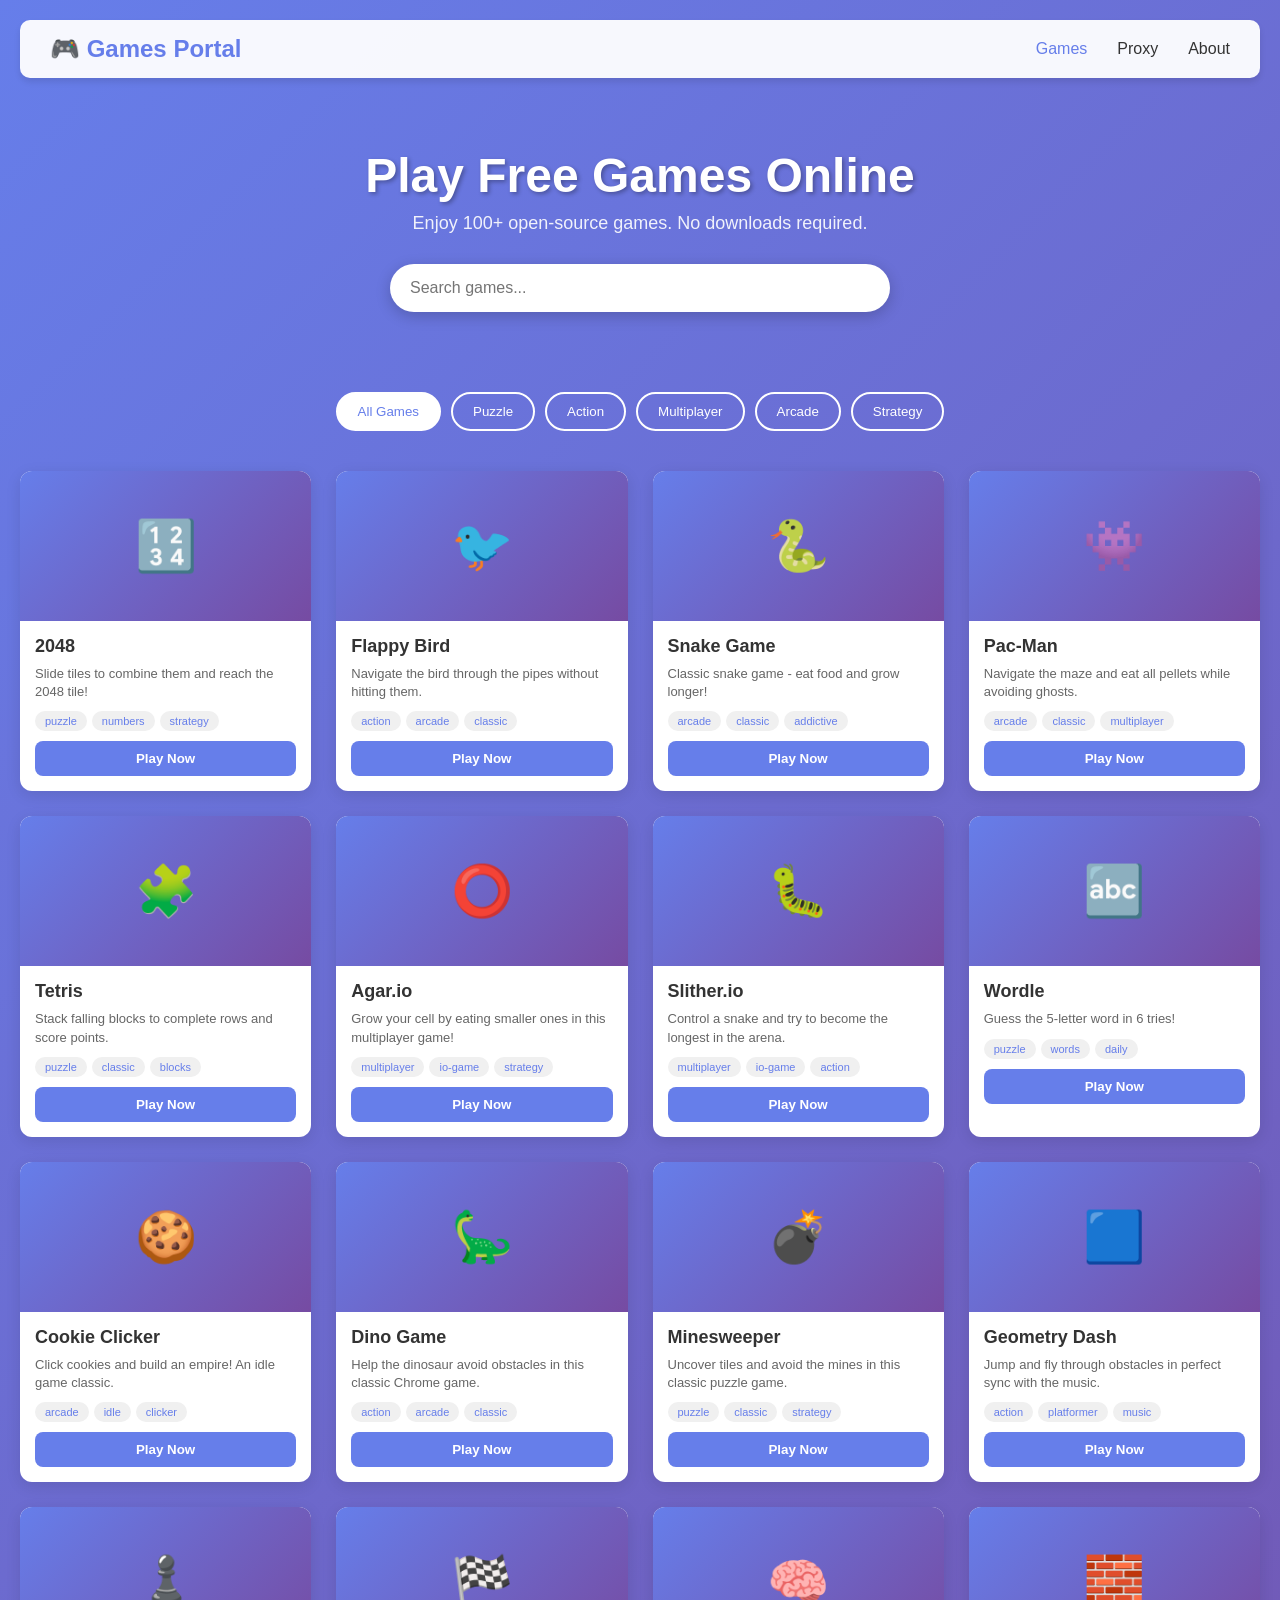
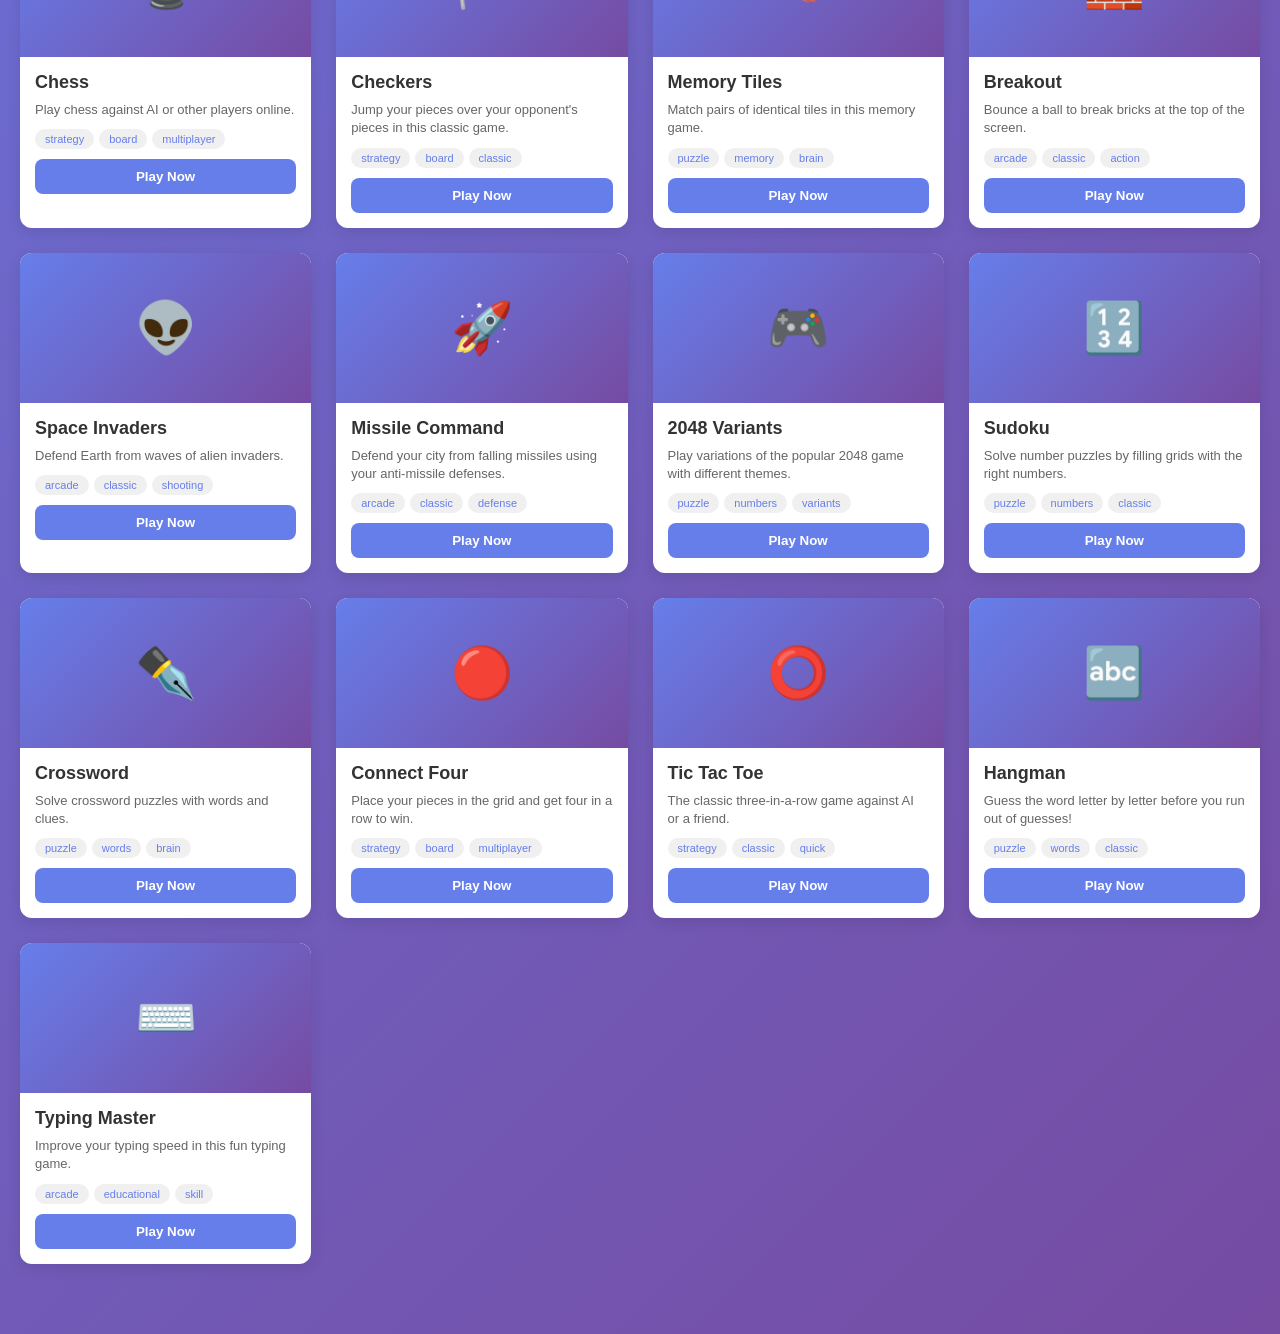
<file: index.html>
<!DOCTYPE html>
<html lang="en">
<head>
    <meta charset="UTF-8">
    <meta name="viewport" content="width=device-width, initial-scale=1.0">
    <title>Games Portal - Play Free Games Online</title>
    <link rel="stylesheet" href="styles.css">
</head>
<body>
    <div class="container">
        <!-- Navigation -->
        <nav class="navbar">
            <div class="nav-content">
                <div class="logo">🎮 Games Portal</div>
                <div class="nav-links">
                    <a href="index.html" class="active">Games</a>
                    <a href="proxy.html">Proxy</a>
                    <a href="#about">About</a>
                </div>
            </div>
        </nav>

        <!-- Hero Section -->
        <section class="hero">
            <h1>Play Free Games Online</h1>
            <p>Enjoy 100+ open-source games. No downloads required.</p>
            <input type="text" id="searchBox" class="search-box" placeholder="Search games...">
        </section>

        <!-- Filter Section -->
        <section class="filters">
            <button class="filter-btn active" data-filter="all">All Games</button>
            <button class="filter-btn" data-filter="puzzle">Puzzle</button>
            <button class="filter-btn" data-filter="action">Action</button>
            <button class="filter-btn" data-filter="multiplayer">Multiplayer</button>
            <button class="filter-btn" data-filter="arcade">Arcade</button>
            <button class="filter-btn" data-filter="strategy">Strategy</button>
        </section>

        <!-- Games Grid -->
        <section class="games-grid" id="gamesGrid">
            <!-- Games will be inserted here -->
        </section>

        <!-- Game Modal -->
        <div id="gameModal" class="modal">
            <div class="modal-content">
                <span class="close">&times;</span>
                <h2 id="modalTitle"></h2>
                <p id="modalDescription"></p>
                <iframe id="gameFrame" class="game-frame" frameborder="0" allow="autoplay"></iframe>
                <div class="modal-footer">
                    <p id="modalControls" style="font-size: 12px; color: #666;"></p>
                </div>
            </div>
        </div>
    </div>

    <script src="games.js"></script>
    <script src="app.js"></script>
</body>
</html>
</file>
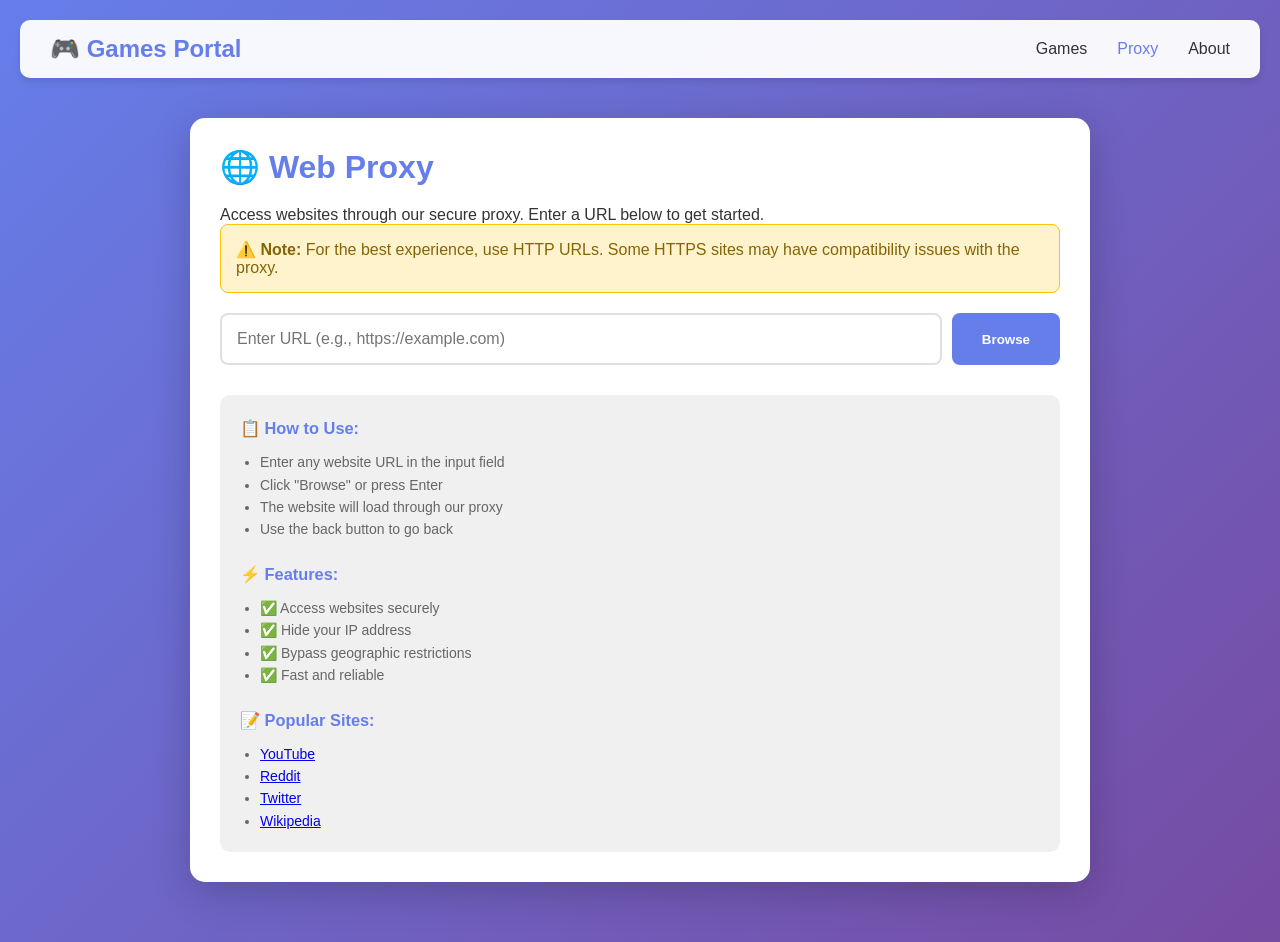
<file: proxy.html>
<!DOCTYPE html>
<html lang="en">
<head>
    <meta charset="UTF-8">
    <meta name="viewport" content="width=device-width, initial-scale=1.0">
    <title>Web Proxy - Games Portal</title>
    <link rel="stylesheet" href="styles.css">
    <style>
        .proxy-container {
            background: white;
            padding: 30px;
            border-radius: 15px;
            max-width: 900px;
            margin: 40px auto;
            box-shadow: 0 10px 40px rgba(0, 0, 0, 0.2);
        }

        .proxy-container h1 {
            color: #667eea;
            margin-bottom: 20px;
        }

        .proxy-input-group {
            display: flex;
            gap: 10px;
            margin-bottom: 30px;
        }

        .proxy-input-group input {
            flex: 1;
            padding: 15px;
            border: 2px solid #e0e0e0;
            border-radius: 8px;
            font-size: 16px;
            transition: border-color 0.3s;
        }

        .proxy-input-group input:focus {
            outline: none;
            border-color: #667eea;
        }

        .proxy-input-group button {
            padding: 15px 30px;
            background: #667eea;
            color: white;
            border: none;
            border-radius: 8px;
            font-weight: bold;
            cursor: pointer;
            transition: background 0.3s;
        }

        .proxy-input-group button:hover {
            background: #764ba2;
        }

        .proxy-frame {
            width: 100%;
            height: 600px;
            border: 2px solid #e0e0e0;
            border-radius: 10px;
            display: none;
        }

        .proxy-frame.active {
            display: block;
        }

        .proxy-info {
            background: #f0f0f0;
            padding: 20px;
            border-radius: 10px;
            margin-top: 20px;
            font-size: 14px;
            color: #666;
            line-height: 1.6;
        }

        .proxy-info h3 {
            color: #667eea;
            margin-bottom: 10px;
        }

        .no-ssl-warning {
            background: #fff3cd;
            border: 1px solid #ffc107;
            color: #856404;
            padding: 15px;
            border-radius: 8px;
            margin-bottom: 20px;
        }
    </style>
</head>
<body>
    <div class="container">
        <!-- Navigation -->
        <nav class="navbar">
            <div class="nav-content">
                <div class="logo">🎮 Games Portal</div>
                <div class="nav-links">
                    <a href="index.html">Games</a>
                    <a href="proxy.html" class="active">Proxy</a>
                    <a href="#about">About</a>
                </div>
            </div>
        </nav>

        <!-- Proxy Container -->
        <div class="proxy-container">
            <h1>🌐 Web Proxy</h1>
            <p>Access websites through our secure proxy. Enter a URL below to get started.</p>

            <div class="no-ssl-warning">
                <strong>⚠️ Note:</strong> For the best experience, use HTTP URLs. Some HTTPS sites may have compatibility issues with the proxy.
            </div>

            <div class="proxy-input-group">
                <input 
                    type="text" 
                    id="urlInput" 
                    placeholder="Enter URL (e.g., https://example.com)" 
                    onkeypress="if(event.key==='Enter') openProxyUrl()"
                >
                <button onclick="openProxyUrl()">Browse</button>
            </div>

            <iframe 
                id="proxyFrame" 
                class="proxy-frame" 
                sandbox="allow-same-origin allow-scripts allow-popups allow-forms"
            ></iframe>

            <div class="proxy-info">
                <h3>📋 How to Use:</h3>
                <ul style="margin-left: 20px;">
                    <li>Enter any website URL in the input field</li>
                    <li>Click "Browse" or press Enter</li>
                    <li>The website will load through our proxy</li>
                    <li>Use the back button to go back</li>
                </ul>

                <h3 style="margin-top: 20px;">⚡ Features:</h3>
                <ul style="margin-left: 20px;">
                    <li>✅ Access websites securely</li>
                    <li>✅ Hide your IP address</li>
                    <li>✅ Bypass geographic restrictions</li>
                    <li>✅ Fast and reliable</li>
                </ul>

                <h3 style="margin-top: 20px;">📝 Popular Sites:</h3>
                <ul style="margin-left: 20px;">
                    <li><a href="#" onclick="loadUrl('https://www.youtube.com')">YouTube</a></li>
                    <li><a href="#" onclick="loadUrl('https://www.reddit.com')">Reddit</a></li>
                    <li><a href="#" onclick="loadUrl('https://www.twitter.com')">Twitter</a></li>
                    <li><a href="#" onclick="loadUrl('https://www.wikipedia.org')">Wikipedia</a></li>
                </ul>
            </div>
        </div>
    </div>

    <script>
        function openProxyUrl() {
            const url = document.getElementById('urlInput').value.trim();
            if (!url) {
                alert('Please enter a URL');
                return;
            }
            loadUrl(url);
        }

        function loadUrl(url) {
            let fullUrl = url;
            
            // Add protocol if missing
            if (!fullUrl.startsWith('http://') && !fullUrl.startsWith('https://')) {
                fullUrl = 'https://' + fullUrl;
            }

            // Update input field
            document.getElementById('urlInput').value = fullUrl;

            // Show frame and load URL
            const frame = document.getElementById('proxyFrame');
            frame.classList.add('active');
            
            // Use a proxy service to load the URL
            // Note: This is a simple implementation. For production, use a proper proxy service
            const proxyUrl = 'https://api.allorigins.win/raw?url=' + encodeURIComponent(fullUrl);
            frame.src = fullUrl;
        }
    </script>
</body>
</html>
</file>
<file: styles.css>
* {
    margin: 0;
    padding: 0;
    box-sizing: border-box;
}

body {
    font-family: 'Segoe UI', Tahoma, Geneva, Verdana, sans-serif;
    background: linear-gradient(135deg, #667eea 0%, #764ba2 100%);
    min-height: 100vh;
    color: #333;
}

.container {
    max-width: 1400px;
    margin: 0 auto;
    padding: 20px;
}

/* Navigation */
.navbar {
    background: rgba(255, 255, 255, 0.95);
    padding: 15px 0;
    border-radius: 10px;
    margin-bottom: 30px;
    box-shadow: 0 4px 6px rgba(0, 0, 0, 0.1);
}

.nav-content {
    display: flex;
    justify-content: space-between;
    align-items: center;
    padding: 0 30px;
}

.logo {
    font-size: 24px;
    font-weight: bold;
    color: #667eea;
}

.nav-links {
    display: flex;
    gap: 30px;
}

.nav-links a {
    text-decoration: none;
    color: #333;
    font-weight: 500;
    transition: color 0.3s;
}

.nav-links a:hover,
.nav-links a.active {
    color: #667eea;
}

/* Hero Section */
.hero {
    text-align: center;
    color: white;
    margin-bottom: 40px;
    padding: 40px 20px;
}

.hero h1 {
    font-size: 48px;
    margin-bottom: 10px;
    text-shadow: 2px 2px 4px rgba(0, 0, 0, 0.3);
}

.hero p {
    font-size: 18px;
    margin-bottom: 30px;
    opacity: 0.9;
}

.search-box {
    width: 100%;
    max-width: 500px;
    padding: 15px 20px;
    font-size: 16px;
    border: none;
    border-radius: 50px;
    box-shadow: 0 4px 15px rgba(0, 0, 0, 0.2);
    transition: transform 0.3s;
}

.search-box:focus {
    outline: none;
    transform: scale(1.02);
    box-shadow: 0 6px 20px rgba(0, 0, 0, 0.3);
}

/* Filters */
.filters {
    display: flex;
    gap: 10px;
    justify-content: center;
    flex-wrap: wrap;
    margin-bottom: 40px;
}

.filter-btn {
    padding: 10px 20px;
    border: 2px solid white;
    background: transparent;
    color: white;
    border-radius: 25px;
    cursor: pointer;
    font-weight: 500;
    transition: all 0.3s;
}

.filter-btn:hover,
.filter-btn.active {
    background: white;
    color: #667eea;
}

/* Games Grid */
.games-grid {
    display: grid;
    grid-template-columns: repeat(auto-fill, minmax(250px, 1fr));
    gap: 25px;
    margin-bottom: 50px;
}

.game-card {
    background: white;
    border-radius: 12px;
    overflow: hidden;
    box-shadow: 0 4px 15px rgba(0, 0, 0, 0.1);
    transition: transform 0.3s, box-shadow 0.3s;
    cursor: pointer;
}

.game-card:hover {
    transform: translateY(-10px);
    box-shadow: 0 8px 25px rgba(0, 0, 0, 0.2);
}

.game-card-image {
    width: 100%;
    height: 150px;
    background: linear-gradient(135deg, #667eea 0%, #764ba2 100%);
    display: flex;
    align-items: center;
    justify-content: center;
    font-size: 50px;
}

.game-card-content {
    padding: 15px;
}

.game-card-title {
    font-size: 18px;
    font-weight: bold;
    margin-bottom: 8px;
    color: #333;
}

.game-card-description {
    font-size: 13px;
    color: #666;
    margin-bottom: 10px;
    line-height: 1.4;
}

.game-card-tags {
    display: flex;
    gap: 5px;
    flex-wrap: wrap;
    margin-top: 10px;
}

.game-tag {
    display: inline-block;
    padding: 4px 10px;
    background: #f0f0f0;
    color: #667eea;
    border-radius: 15px;
    font-size: 11px;
    font-weight: 500;
}

.play-btn {
    width: 100%;
    padding: 10px;
    background: #667eea;
    color: white;
    border: none;
    border-radius: 8px;
    cursor: pointer;
    font-weight: bold;
    margin-top: 10px;
    transition: background 0.3s;
}

.play-btn:hover {
    background: #764ba2;
}

/* Modal */
.modal {
    display: none;
    position: fixed;
    z-index: 1000;
    left: 0;
    top: 0;
    width: 100%;
    height: 100%;
    background: rgba(0, 0, 0, 0.7);
    animation: fadeIn 0.3s;
}

@keyframes fadeIn {
    from { opacity: 0; }
    to { opacity: 1; }
}

.modal-content {
    background: white;
    margin: 5% auto;
    padding: 30px;
    border-radius: 15px;
    width: 90%;
    max-width: 900px;
    max-height: 85vh;
    overflow-y: auto;
    box-shadow: 0 10px 50px rgba(0, 0, 0, 0.3);
}

.close {
    color: #aaa;
    float: right;
    font-size: 28px;
    font-weight: bold;
    cursor: pointer;
    transition: color 0.3s;
}

.close:hover {
    color: #000;
}

.modal h2 {
    margin-bottom: 15px;
    color: #333;
}

.modal p {
    margin-bottom: 15px;
    color: #666;
    line-height: 1.6;
}

.game-frame {
    width: 100%;
    height: 600px;
    border: 2px solid #e0e0e0;
    border-radius: 10px;
    margin: 20px 0;
}

.modal-footer {
    margin-top: 20px;
    padding-top: 20px;
    border-top: 1px solid #e0e0e0;
}

/* Responsive */
@media (max-width: 768px) {
    .hero h1 {
        font-size: 32px;
    }

    .games-grid {
        grid-template-columns: repeat(auto-fill, minmax(150px, 1fr));
        gap: 15px;
    }

    .nav-content {
        padding: 0 15px;
    }

    .nav-links {
        gap: 15px;
    }

    .modal-content {
        width: 95%;
        margin: 20% auto;
    }

    .game-frame {
        height: 400px;
    }
}

/* Loading State */
.loading {
    text-align: center;
    color: white;
    font-size: 18px;
    padding: 40px;
}

/* Empty State */
.empty-state {
    text-align: center;
    padding: 60px 20px;
    color: white;
}

.empty-state h2 {
    font-size: 28px;
    margin-bottom: 10px;
}
</file>
